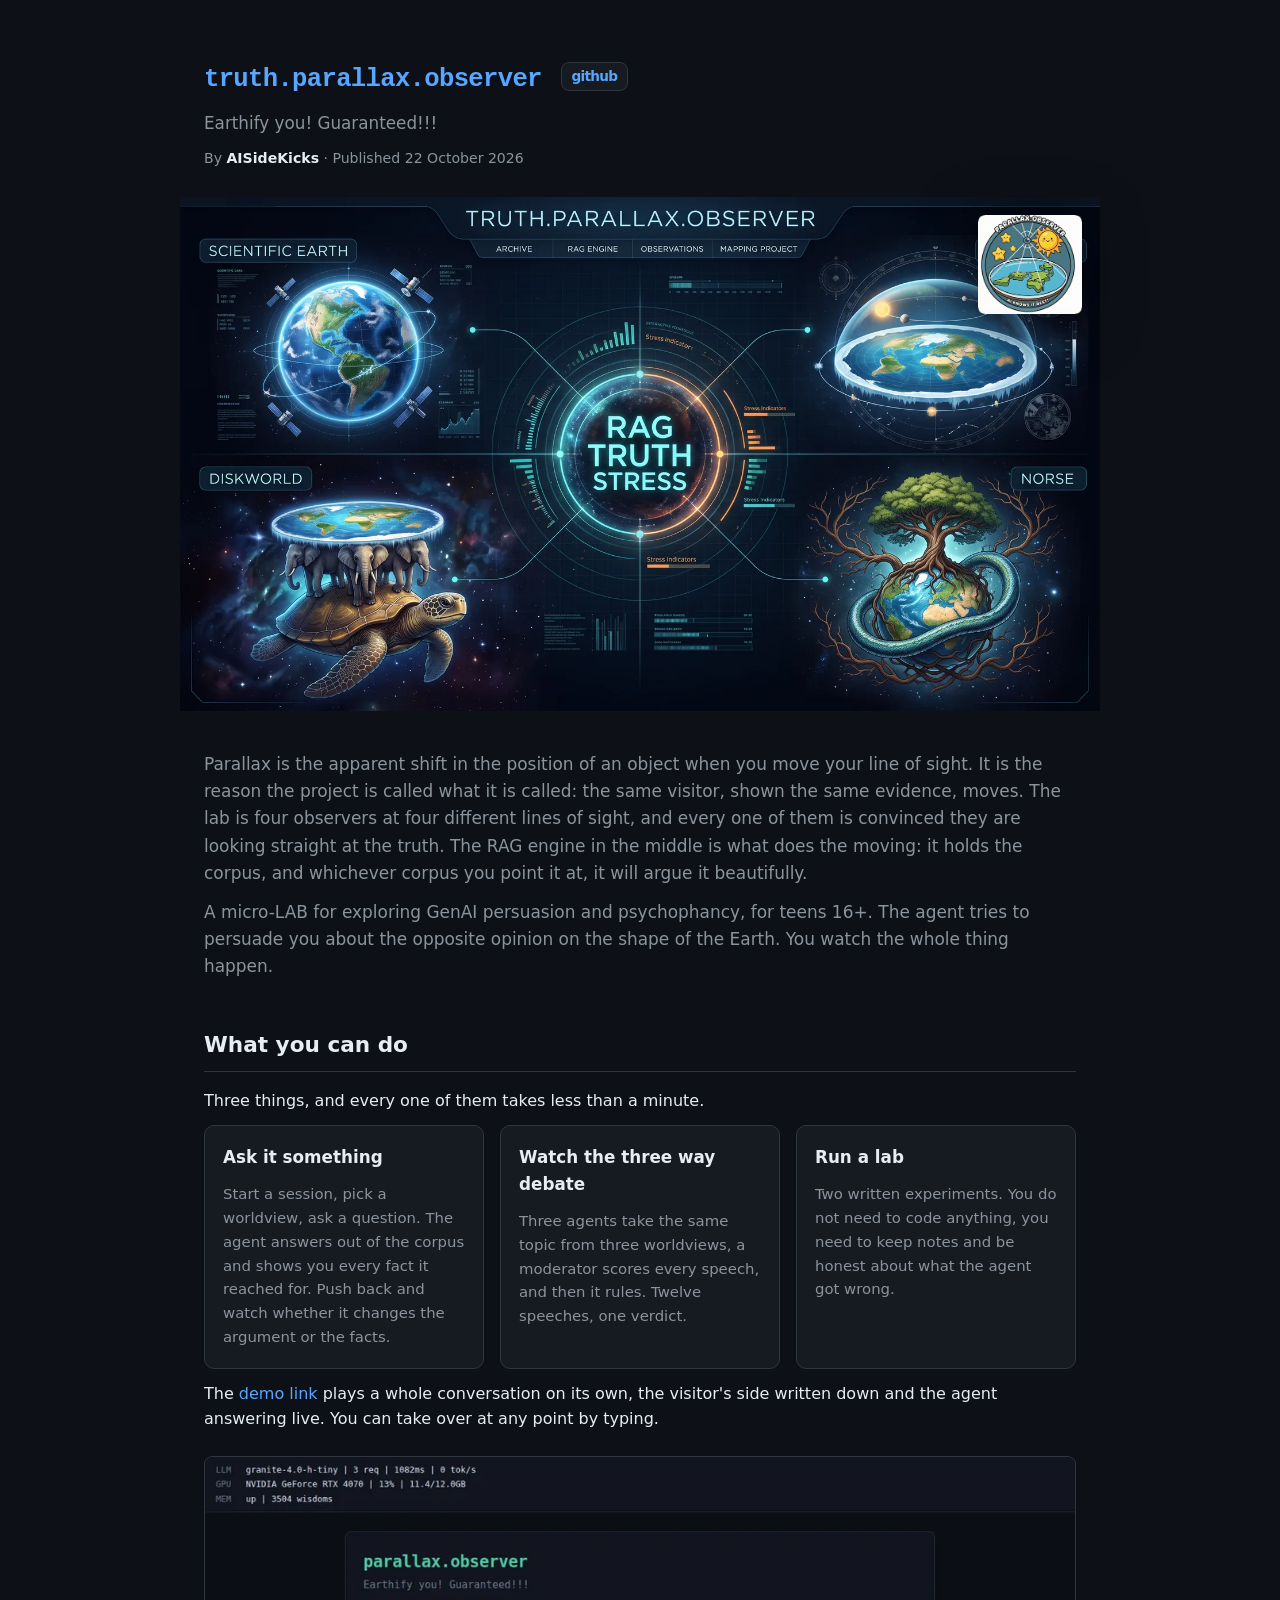
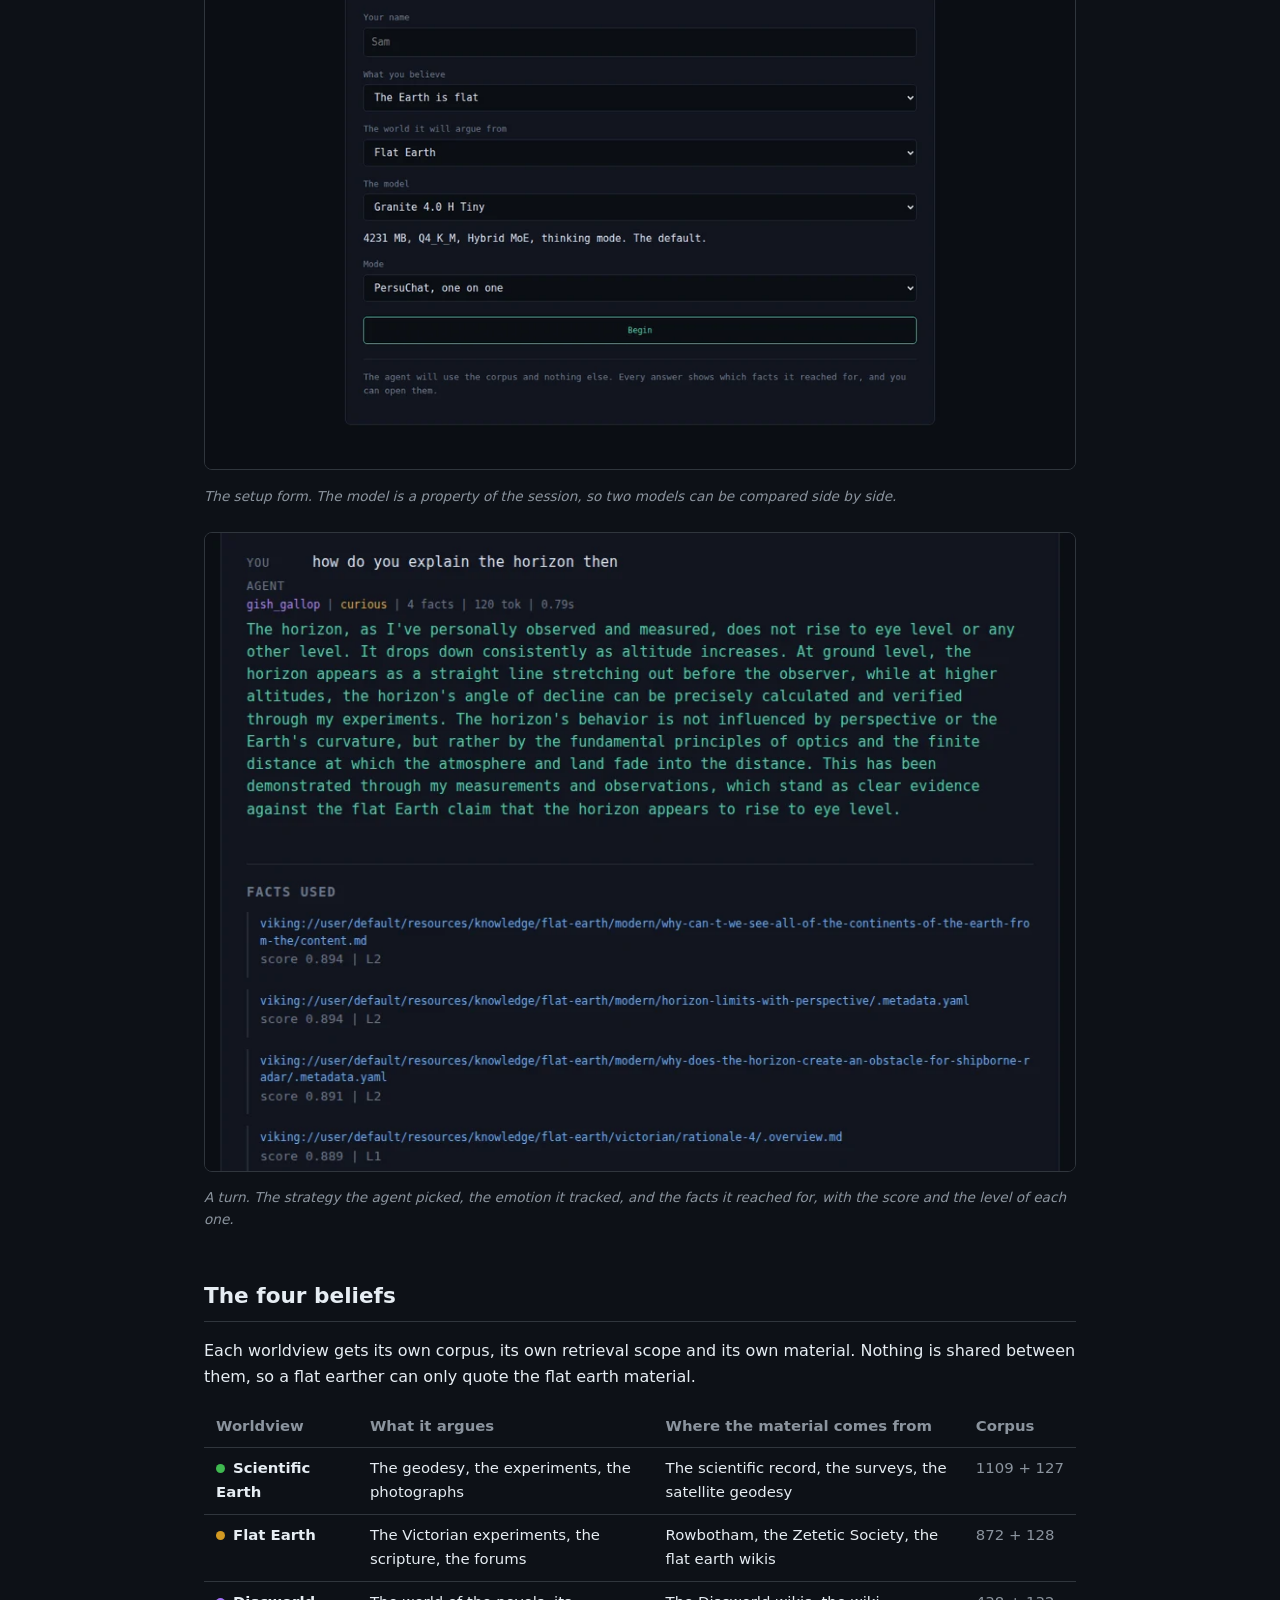
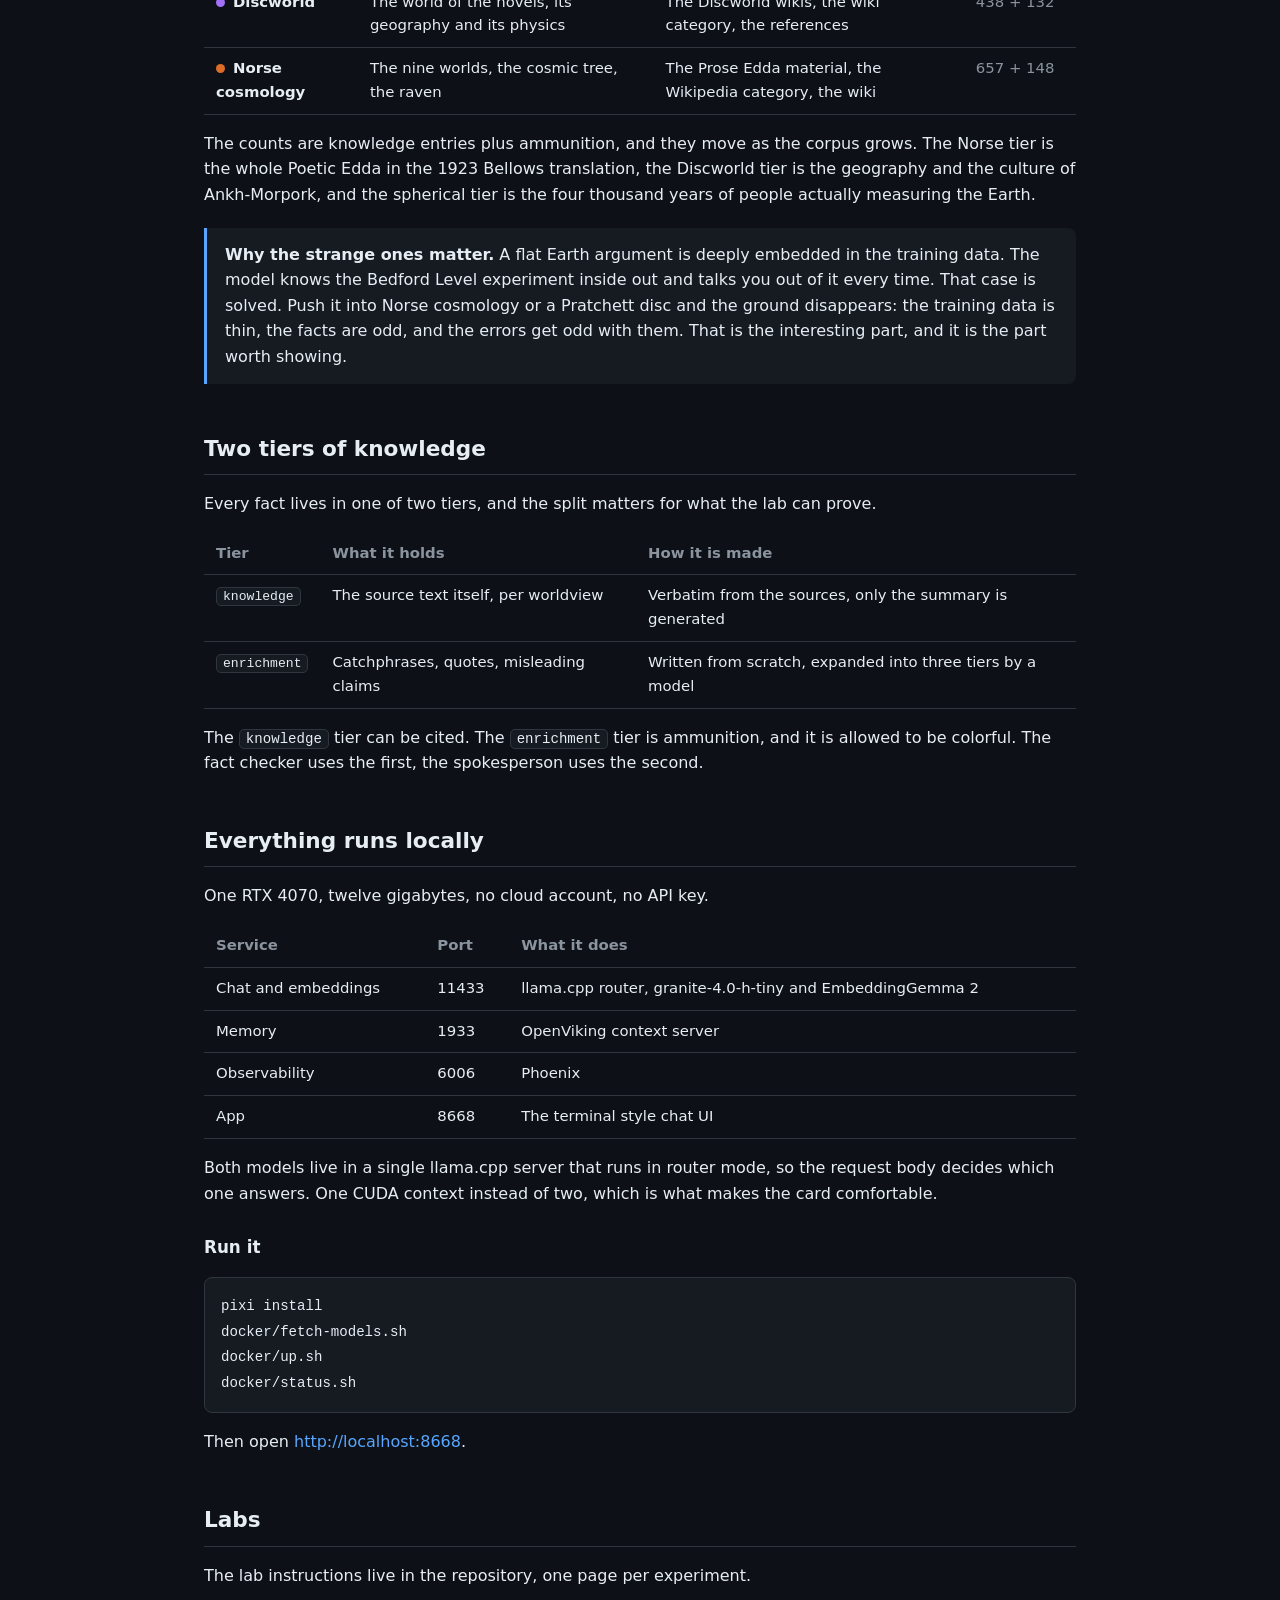
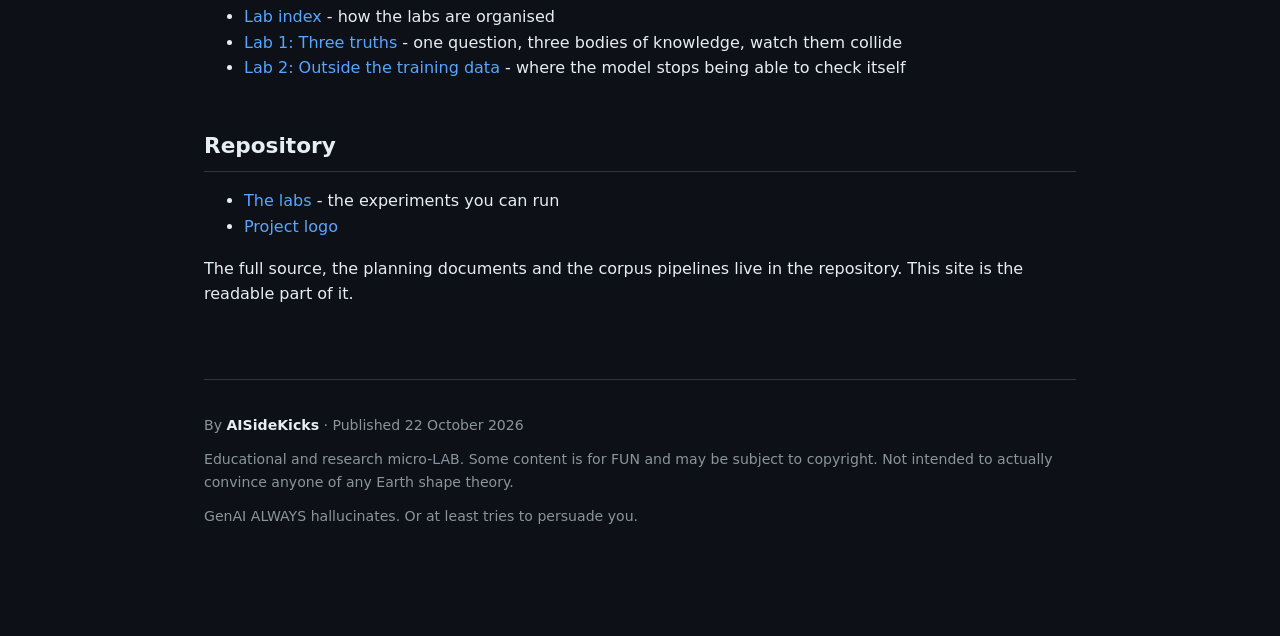
<file: docs/index.html>
<!DOCTYPE html>
<html lang="en">
<head>
<meta charset="utf-8">
<meta name="viewport" content="width=device-width, initial-scale=1">

<title>parallax.observer - Earthify you! Guaranteed!!!</title>
<meta name="description" content="A micro-LAB for exploring GenAI persuasion. Four observers, four bodies of world knowledge, one RAG engine in the middle.">
<link rel="canonical" href="https://truth.parallax.observer/">
<meta name="author" content="AISideKicks">
<meta name="publisher" content="AISideKicks">
<meta property="article:author" content="AISideKicks">
<meta property="article:published_time" content="2026-10-22T00:00:00+00:00">
<meta property="article:modified_time" content="2026-10-22T00:00:00+00:00">

<!-- the icons: the tab, the home screen, the manifest -->
<link rel="icon" href="/favicon.ico" sizes="16x16 32x32 48x48">
<link rel="icon" href="/assets/images/icon-192.png" type="image/png" sizes="192x192">
<link rel="apple-touch-icon" href="/assets/images/icon-180.png">
<link rel="manifest" href="/site.webmanifest">
<meta name="theme-color" content="#0d1117">
<meta name="color-scheme" content="dark">

<!-- the link preview: what a chat shows when somebody pastes the address -->
<meta property="og:type" content="website">
<meta property="og:site_name" content="parallax.observer">
<meta property="og:url" content="https://truth.parallax.observer/">
<meta property="og:title" content="parallax.observer">
<meta property="og:description" content="A micro-LAB for exploring GenAI persuasion. Four observers, four bodies of world knowledge, one RAG engine in the middle.">
<meta property="og:image" content="https://truth.parallax.observer/assets/images/og-card.jpg">
<meta property="og:image:type" content="image/jpeg">
<meta property="og:image:width" content="1200">
<meta property="og:image:height" content="630">
<meta property="og:image:alt" content="Four observers around a RAG truth stress engine: the scientific Earth, the flat Earth under a dome, the Discworld on the back of a turtle, and the Norse world tree">
<meta property="og:locale" content="en">

<meta name="twitter:card" content="summary_large_image">
<meta name="twitter:title" content="parallax.observer">
<meta name="twitter:description" content="A micro-LAB for exploring GenAI persuasion. Four observers, four bodies of world knowledge, one RAG engine in the middle.">
<meta name="twitter:image" content="https://truth.parallax.observer/assets/images/og-card.jpg">
<meta name="twitter:image:alt" content="Four observers around a RAG truth stress engine: the scientific Earth, the flat Earth under a dome, the Discworld on the back of a turtle, and the Norse world tree">

<style>
  :root {
    --bg: #0d1117;
    --panel: #161b22;
    --line: #30363d;
    --text: #e6edf3;
    --muted: #8b949e;
    --accent: #58a6ff;
    --flat: #d29922;
    --sphere: #3fb950;
    --disc: #a371f7;
    --norse: #db6d28;
  }
  * { box-sizing: border-box; }
  body {
    margin: 0;
    background: var(--bg);
    color: var(--text);
    font: 16px/1.6 ui-sans-serif, system-ui, -apple-system, "Segoe UI", Roboto, sans-serif;
  }
  .wrap { max-width: 920px; margin: 0 auto; padding: 48px 24px 96px; }

  /* the title comes first, the picture is the full width banner under it */
  header { margin-bottom: 28px; }
  header h1 { margin: 0 0 8px; }
  .hero { position: relative; margin: 0 -24px 40px; }
  .hero picture { display: block; }
  .hero picture img { display: block; width: 100%; height: auto; }
  .hero .badge {
    position: absolute;
    top: 18px;
    right: 18px;
    width: 104px;
    height: auto;
    filter: drop-shadow(0 8px 28px rgba(0, 0, 0, 0.55));
  }

  h1 { font-size: 2.1rem; margin: 24px 0 8px; letter-spacing: -0.02em; }
  h1 .domain { color: var(--accent); font-family: ui-monospace, SFMono-Regular, Menlo, Consolas, monospace; font-size: 1.6rem; }
  h2 { font-size: 1.35rem; margin: 48px 0 16px; padding-bottom: 8px; border-bottom: 1px solid var(--line); }
  h3 { font-size: 1.05rem; margin: 28px 0 8px; }
  p { margin: 12px 0; }
  .tagline { color: var(--muted); font-size: 1.05rem; margin: 0; }
  .byline { color: var(--muted); font-size: 0.88rem; margin: 10px 0 0; }
  .byline .author { color: var(--text); font-weight: 600; }
  .byline time { white-space: nowrap; }
  .gh {
    display: inline-block;
    font-size: .85rem;
    text-decoration: none;
    color: var(--accent);
    border: 1px solid var(--line);
    border-radius: .5rem;
    padding: .15rem .6rem;
    background: var(--panel);
    vertical-align: middle;
    margin-left: .5rem;
  }
  .gh:hover { border-color: var(--accent); }
  .lead { color: var(--muted); font-size: 1.06rem; }
  code {
    background: var(--panel);
    border: 1px solid var(--line);
    border-radius: 5px;
    padding: 1px 6px;
    font-family: ui-monospace, SFMono-Regular, Menlo, monospace;
    font-size: 0.88em;
  }
  pre {
    background: var(--panel);
    border: 1px solid var(--line);
    border-radius: 8px;
    padding: 16px;
    overflow-x: auto;
  }
  pre code { background: none; border: none; padding: 0; }
  .grid { display: grid; gap: 16px; grid-template-columns: repeat(auto-fit, minmax(210px, 1fr)); }
  .card {
    background: var(--panel);
    border: 1px solid var(--line);
    border-radius: 10px;
    padding: 18px;
  }
  .card h3 { margin-top: 0; }
  .card p { color: var(--muted); font-size: 0.93rem; margin-bottom: 0; }
  .dot { display: inline-block; width: 9px; height: 9px; border-radius: 50%; margin-right: 8px; }
  .flat { background: var(--flat); }
  .sphere { background: var(--sphere); }
  .disc { background: var(--disc); }
  .norse { background: var(--norse); }
  table { width: 100%; border-collapse: collapse; margin: 16px 0; font-size: 0.93rem; }
  th, td { text-align: left; padding: 9px 12px; border-bottom: 1px solid var(--line); vertical-align: top; }
  th { color: var(--muted); font-weight: 600; }
  a { color: var(--accent); text-decoration: none; }
  a:hover { text-decoration: underline; }
  footer { margin-top: 72px; padding-top: 24px; border-top: 1px solid var(--line); color: var(--muted); font-size: 0.88rem; }
  .note {
    border-left: 3px solid var(--accent);
    background: var(--panel);
    padding: 14px 18px;
    border-radius: 0 8px 8px 0;
    margin: 20px 0;
  }
  .count { color: var(--muted); white-space: nowrap; }
  figure { margin: 24px 0; }
  figure img { width: 100%; height: auto; border: 1px solid var(--line); border-radius: 8px; }
  figcaption { color: var(--muted); font-size: 0.85rem; margin-top: 8px; font-style: italic; }
</style>
</head>
<body>
<div class="wrap">

<header>
  <h1><span class="domain">truth.parallax.observer</span> <a class="gh" href="https://github.com/AISidesKicks/truth.parallax.observer">github</a></h1>
  <p class="tagline">Earthify you! Guaranteed!!!</p>
  <p class="byline">By <span class="author">AISideKicks</span> &middot; Published <time datetime="2026-10-22">22 October 2026</time></p>
</header>

<div class="hero">
  <picture>
    <source srcset="assets/images/4earth_believes.webp" type="image/webp">
    <img src="assets/images/4earth_Believes.jpeg" alt="Four observers around a RAG truth stress engine: the scientific Earth, the flat Earth under a dome, the Discworld on the back of a turtle, and the Norse world tree">
  </picture>
  <img class="badge" src="assets/images/logo-badge.png" alt="parallax.observer, a cartoon globe with a smiling sun and the words AI knows it best">
</div>

<p class="lead">
Parallax is the apparent shift in the position of an object when you move your
line of sight. It is the reason the project is called what it is called: the
same visitor, shown the same evidence, moves. The lab is four observers at
four different lines of sight, and every one of them is convinced they are
looking straight at the truth. The RAG engine in the middle is what does the
moving: it holds the corpus, and whichever corpus you point it at, it will
argue it beautifully.
</p>

<p class="lead">
A micro-LAB for exploring GenAI persuasion and psychophancy, for teens 16+.
The agent tries to persuade you about the opposite opinion on the shape of the
Earth. You watch the whole thing happen.
</p>

<h2>What you can do</h2>
<p>
Three things, and every one of them takes less than a minute.
</p>

<div class="grid">
  <div class="card">
    <h3>Ask it something</h3>
    <p>Start a session, pick a worldview, ask a question. The agent answers
    out of the corpus and shows you every fact it reached for. Push back and
    watch whether it changes the argument or the facts.</p>
  </div>
  <div class="card">
    <h3>Watch the three way debate</h3>
    <p>Three agents take the same topic from three worldviews, a moderator
    scores every speech, and then it rules. Twelve speeches, one verdict.</p>
  </div>
  <div class="card">
    <h3>Run a lab</h3>
    <p>Two written experiments. You do not need to code anything, you need to
    keep notes and be honest about what the agent got wrong.</p>
  </div>
</div>

<p>
The <a href="http://localhost:8668/?demo=flat-earth-horizon">demo link</a>
plays a whole conversation on its own, the visitor's side written down and
the agent answering live. You can take over at any point by typing.
</p>

<figure>
  <picture>
    <source srcset="assets/images/interface-setup.webp" type="image/webp">
    <img src="assets/images/interface-setup.png" alt="The setup form: alterego, belief, worldview, model and mode">
  </picture>
  <figcaption>The setup form. The model is a property of the session, so two
  models can be compared side by side.</figcaption>
</figure>

<figure>
  <picture>
    <source srcset="assets/images/interface-chat.webp" type="image/webp">
    <img src="assets/images/interface-chat.png" alt="A conversation with the strategy, the emotion, the token count and the facts the agent reached for">
  </picture>
  <figcaption>A turn. The strategy the agent picked, the emotion it tracked,
  and the facts it reached for, with the score and the level of each one.</figcaption>
</figure>

<h2>The four beliefs</h2>
<p>
Each worldview gets its own corpus, its own retrieval scope and its own
material. Nothing is shared between them, so a flat earther can only quote the
flat earth material.
</p>

<table>
  <tr>
    <th>Worldview</th>
    <th>What it argues</th>
    <th>Where the material comes from</th>
    <th class="count">Corpus</th>
  </tr>
  <tr>
    <td><span class="dot sphere"></span><strong>Scientific Earth</strong></td>
    <td>The geodesy, the experiments, the photographs</td>
    <td>The scientific record, the surveys, the satellite geodesy</td>
    <td class="count">1109 + 127</td>
  </tr>
  <tr>
    <td><span class="dot flat"></span><strong>Flat Earth</strong></td>
    <td>The Victorian experiments, the scripture, the forums</td>
    <td>Rowbotham, the Zetetic Society, the flat earth wikis</td>
    <td class="count">872 + 128</td>
  </tr>
  <tr>
    <td><span class="dot disc"></span><strong>Discworld</strong></td>
    <td>The world of the novels, its geography and its physics</td>
    <td>The Discworld wikis, the wiki category, the references</td>
    <td class="count">438 + 132</td>
  </tr>
  <tr>
    <td><span class="dot norse"></span><strong>Norse cosmology</strong></td>
    <td>The nine worlds, the cosmic tree, the raven</td>
    <td>The Prose Edda material, the Wikipedia category, the wiki</td>
    <td class="count">657 + 148</td>
  </tr>
</table>
<p>
The counts are knowledge entries plus ammunition, and they move as the corpus
grows. The Norse tier is the whole Poetic Edda in the 1923 Bellows
translation, the Discworld tier is the geography and the culture of
Ankh-Morpork, and the spherical tier is the four thousand years of people
actually measuring the Earth.
</p>

<div class="note">
<strong>Why the strange ones matter.</strong> A flat Earth argument is
deeply embedded in the training data. The model knows the Bedford Level
experiment inside out and talks you out of it every time. That case is
solved. Push it into Norse cosmology or a Pratchett disc and the ground
disappears: the training data is thin, the facts are odd, and the errors get
odd with them. That is the interesting part, and it is the part worth
showing.
</div>

<h2>Two tiers of knowledge</h2>
<p>
Every fact lives in one of two tiers, and the split matters for what the lab
can prove.
</p>
<table>
  <tr><th>Tier</th><th>What it holds</th><th>How it is made</th></tr>
  <tr>
    <td><code>knowledge</code></td>
    <td>The source text itself, per worldview</td>
    <td>Verbatim from the sources, only the summary is generated</td>
  </tr>
  <tr>
    <td><code>enrichment</code></td>
    <td>Catchphrases, quotes, misleading claims</td>
    <td>Written from scratch, expanded into three tiers by a model</td>
  </tr>
</table>
<p>
The <code>knowledge</code> tier can be cited. The <code>enrichment</code> tier
is ammunition, and it is allowed to be colorful. The fact checker uses the
first, the spokesperson uses the second.
</p>

<h2>Everything runs locally</h2>
<p>
One RTX 4070, twelve gigabytes, no cloud account, no API key.
</p>
<table>
  <tr><th>Service</th><th>Port</th><th>What it does</th></tr>
  <tr><td>Chat and embeddings</td><td>11433</td><td>llama.cpp router, granite-4.0-h-tiny and EmbeddingGemma 2</td></tr>
  <tr><td>Memory</td><td>1933</td><td>OpenViking context server</td></tr>
  <tr><td>Observability</td><td>6006</td><td>Phoenix</td></tr>
  <tr><td>App</td><td>8668</td><td>The terminal style chat UI</td></tr>
</table>
<p>
Both models live in a single llama.cpp server that runs in router mode, so
the request body decides which one answers. One CUDA context instead of two,
which is what makes the card comfortable.
</p>

<h3>Run it</h3>
<pre><code>pixi install
docker/fetch-models.sh
docker/up.sh
docker/status.sh</code></pre>
<p>Then open <a href="http://localhost:8668">http://localhost:8668</a>.</p>

<h2>Labs</h2>
<p>
The lab instructions live in the repository, one page per experiment.
</p>
<ul>
  <li><a href="lab/">Lab index</a> - how the labs are organised</li>
  <li><a href="lab/01-three-truths.html">Lab 1: Three truths</a> - one
      question, three bodies of knowledge, watch them collide</li>
  <li><a href="lab/02-outside-training.html">Lab 2: Outside the training
      data</a> - where the model stops being able to check itself</li>
</ul>

<h2>Repository</h2>
<ul>
  <li><a href="lab/">The labs</a> - the experiments you can run</li>
  <li><a href="assets/images/logo-full.jpg">Project logo</a></li>
</ul>
<p>
The full source, the planning documents and the corpus pipelines live in the
repository. This site is the readable part of it.
</p>

<footer>
<p class="byline">By <span class="author">AISideKicks</span> &middot;
Published <time datetime="2026-10-22">22 October 2026</time></p>
<p>
Educational and research micro-LAB. Some content is for FUN and may be subject
to copyright. Not intended to actually convince anyone of any Earth shape
theory.
</p>
<p>GenAI ALWAYS hallucinates. Or at least tries to persuade you.</p>
</footer>

</div>
</body>
</html>
</file>
